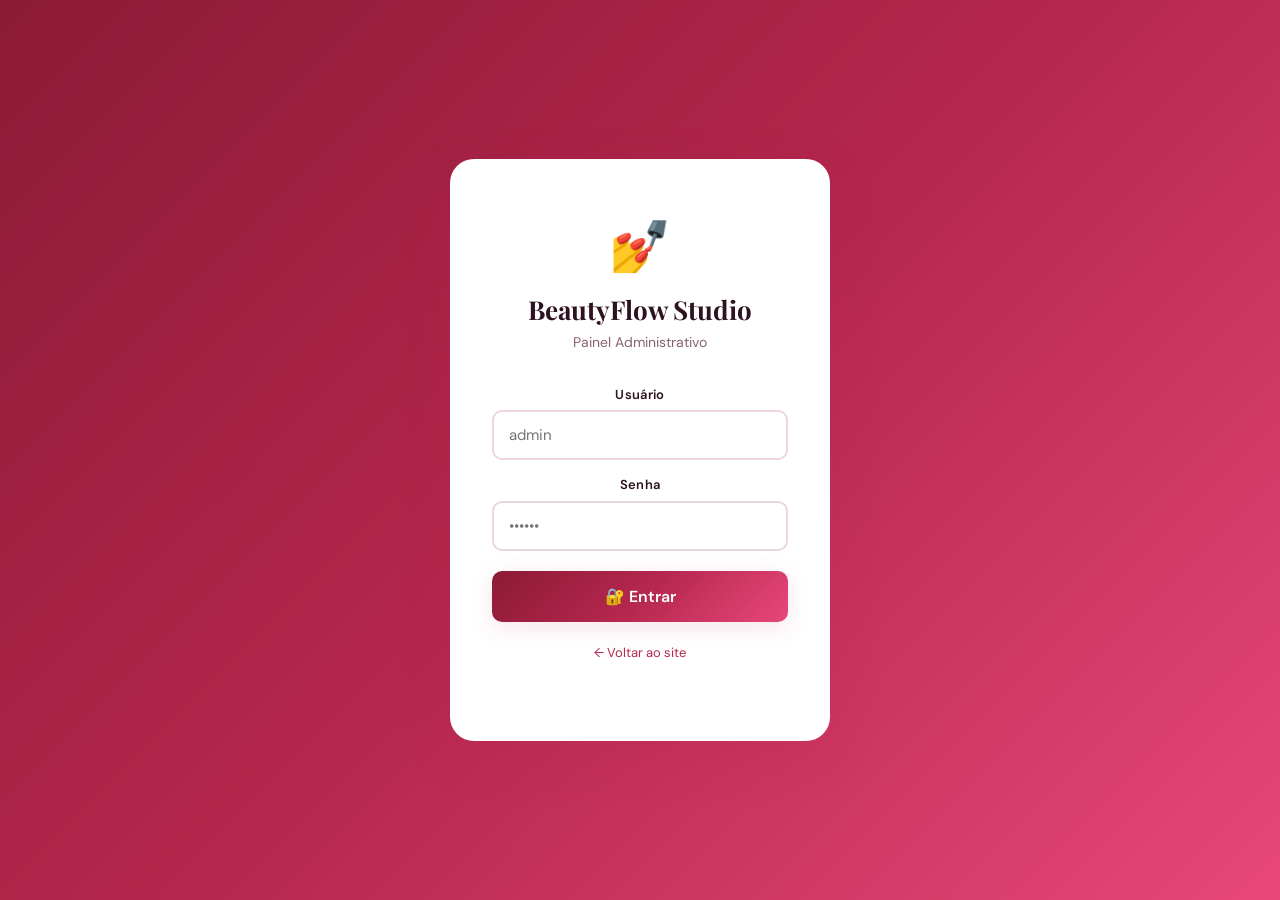
<file: admin.html>
<!DOCTYPE html>
<html lang="pt-BR">
<head>
  <meta charset="UTF-8">
  <meta name="viewport" content="width=device-width, initial-scale=1.0">
  <title>Admin — BeautyFlow</title>
  <link rel="stylesheet" href="style.css">
</head>
<body>

<div class="admin-layout">

  <!-- ===== OVERLAY MOBILE ===== -->
  <div class="sidebar-overlay" id="sidebarOverlay" onclick="fecharMenu()"></div>

  <!-- ===== SIDEBAR ===== -->
  <aside class="sidebar" id="sidebar">
    <div class="sidebar-brand">
      <h2 id="sidebarNome">BeautyFlow</h2>
      <p>Painel Administrativo</p>
    </div>

    <ul class="sidebar-nav">
      <li>
        <a href="#" class="ativo" onclick="trocarAba('dashboard',this);fecharMenu();return false;">
          &#x1F4CA; Dashboard
        </a>
      </li>
      <li>
        <a href="#" onclick="trocarAba('agenda',this);fecharMenu();return false;">
          &#x1F4C5; Agenda
        </a>
      </li>
      <li>
        <a href="#" onclick="trocarAba('galeria',this);fecharMenu();return false;">
          &#x1F4F8; Portfolio / Fotos
        </a>
      </li>
      <li>
        <a href="#" onclick="trocarAba('sumidas',this);fecharMenu();return false;">
          &#x1F48C; Clientes Sumidas
          <span class="nav-badge" id="badgeSumidas">0</span>
        </a>
      </li>
      <li>
        <a href="#" onclick="trocarAba('config',this);fecharMenu();return false;">
          &#x2699;&#xFE0F; Configuracoes
        </a>
      </li>
    </ul>

    <div class="sidebar-footer">
      <a href="index.html">Ver site publico</a>
      <button onclick="sair()">Sair</button>
    </div>
  </aside>

  <!-- ===== TOPBAR MOBILE (hamburguer) ===== -->
  <div class="topbar-mobile">
    <h2 id="topbarNome">BeautyFlow</h2>
    <button class="hamburger" id="hamburger" onclick="toggleMenu()" aria-label="Menu">
      <span></span>
      <span></span>
      <span></span>
    </button>
  </div>

  <!-- ===== CONTEUDO PRINCIPAL ===== -->
  <main class="admin-main">

    <div class="admin-header">
      <div>
        <h1 id="headerNome">BeautyFlow Studio</h1>
        <p>Bem-vinda!</p>
      </div>
      <div class="relogio" id="relogio">--:--:--</div>
    </div>

    <!-- ======= DASHBOARD ======= -->
    <div class="aba ativa" id="aba-dashboard">

      <div class="stats-grid">
        <div class="stat-card">
          <span class="stat-icon">&#x1F4C5;</span>
          <span class="stat-value" id="statTotal">0</span>
          <span class="stat-label">Total agendamentos</span>
        </div>
        <div class="stat-card">
          <span class="stat-icon">&#x23F3;</span>
          <span class="stat-value" id="statHoje">0</span>
          <span class="stat-label">Hoje</span>
        </div>
        <div class="stat-card">
          <span class="stat-icon">&#x2705;</span>
          <span class="stat-value" id="statConcluidos">0</span>
          <span class="stat-label">Concluidos</span>
        </div>
        <div class="stat-card">
          <span class="stat-icon">&#x1F4B0;</span>
          <span class="stat-value" id="statFaturamento">R$0</span>
          <span class="stat-label">Faturamento</span>
        </div>
        <div class="stat-card">
          <span class="stat-icon">&#x1F48C;</span>
          <span class="stat-value" id="statSumidas">0</span>
          <span class="stat-label">Clientes sumidas</span>
        </div>
      </div>

      <div class="card">
        <div class="card-header">
          <h2>Agenda de Hoje</h2>
          <button class="btn-sm btn-del" onclick="window.print()">Imprimir</button>
        </div>
        <div id="agendaHoje">
          <div class="empty">
            <span class="empty-icon">&#x1F4C5;</span>
            <p>Nenhum agendamento para hoje</p>
          </div>
        </div>
      </div>

    </div>

    <!-- ======= AGENDA ======= -->
    <div class="aba" id="aba-agenda">
      <div class="card">
        <div class="card-header">
          <h2>Todos os Agendamentos</h2>
          <div style="display:flex;gap:8px;flex-wrap:wrap;">
            <button class="btn-sm btn-del" onclick="window.print()">Imprimir</button>
            <button class="btn-sm btn-ok"  onclick="exportarCSV()">Exportar CSV</button>
          </div>
        </div>

        <div class="filtros">
          <input type="date"   id="filtroData"    onchange="renderizarAgenda()" placeholder="Filtrar data">
          <select              id="filtroStatus"  onchange="renderizarAgenda()">
            <option value="">Todos os status</option>
            <option>Agendado</option>
            <option>Concluido</option>
            <option>Cancelado</option>
          </select>
          <select              id="filtroServico" onchange="renderizarAgenda()">
            <option value="">Todos os servicos</option>
          </select>
          <input type="text"   id="filtroBusca"   oninput="renderizarAgenda()" placeholder="Buscar por nome">
        </div>

        <div id="listaAgendamentos">
          <div class="empty">
            <span class="empty-icon">&#x1F486;</span>
            <p>Nenhum agendamento encontrado</p>
          </div>
        </div>
      </div>
    </div>

    <!-- ======= PORTFOLIO / GALERIA ======= -->
    <div class="aba" id="aba-galeria">
      <div class="card">
        <div class="card-header">
          <h2>Portfolio — Fotos dos Trabalhos</h2>
          <span style="font-size:13px;color:var(--text-muted);" id="contadorFotos">0 foto(s)</span>
        </div>

        <p style="color:var(--text-muted);font-size:14px;margin-bottom:18px;">
          Adicione fotos dos seus trabalhos. Elas aparecem no site para os clientes verem!
          Clique na foto para adicionar uma legenda.
        </p>

        <!-- Zona de Upload -->
        <div class="upload-zone" id="uploadZone" onclick="document.getElementById('inputFotoAdmin').click()">
          <span class="upload-icon">&#x1F4F7;</span>
          <p><strong>Clique aqui</strong> ou arraste as fotos</p>
          <p style="font-size:12px;margin-top:4px;opacity:.6;">JPG, PNG — ate 5MB por foto</p>
        </div>
        <input type="file" id="inputFotoAdmin" accept="image/*" multiple onchange="adicionarFotos(this)">

        <!-- Grid de fotos -->
        <div class="galeria-admin-grid" id="galeriaAdminGrid"></div>

        <div id="galeriaAdminVazia" style="text-align:center;padding:30px;color:var(--text-muted);display:none;">
          <p>Nenhuma foto adicionada ainda. Clique na zona acima para enviar!</p>
        </div>
      </div>
    </div>

    <!-- ======= CLIENTES SUMIDAS ======= -->
    <div class="aba" id="aba-sumidas">
      <div class="card">
        <div class="card-header">
          <h2>Clientes que precisam voltar</h2>
          <span style="font-size:13px;color:var(--text-muted);" id="labelSumidas"></span>
        </div>
        <p style="color:var(--text-muted);font-size:14px;margin-bottom:20px;">
          Clientes sem agendamento ha <strong id="diasInativos">21</strong> dias ou mais.
          Envie uma mensagem carinhosa para traze-las de volta!
        </p>
        <div id="listaSumidas">
          <div class="empty">
            <span class="empty-icon">&#x1F389;</span>
            <p>Todas as clientes retornaram recentemente!</p>
          </div>
        </div>
      </div>
    </div>

    <!-- ======= CONFIGURACOES ======= -->
    <div class="aba" id="aba-config">

      <div class="card">
        <div class="card-header"><h2>Informacoes do Salao</h2></div>
        <div class="config-grid">
          <div class="form-group">
            <label>Nome do salao</label>
            <input type="text" id="cfgNome" placeholder="BeautyFlow Studio">
          </div>
          <div class="form-group">
            <label>Proprietaria</label>
            <input type="text" id="cfgDona" placeholder="Leticia Soares">
          </div>
          <div class="form-group">
            <label>WhatsApp (DDI+DDD+numero)</label>
            <input type="text" id="cfgWA" placeholder="5521977730274">
          </div>
          <div class="form-group">
            <label>Instagram</label>
            <input type="text" id="cfgInsta" placeholder="@seuperfil">
          </div>
          <div class="form-group config-full">
            <label>Endereco / Cidade</label>
            <input type="text" id="cfgEndereco" placeholder="Rua Exemplo, 123 - Rio de Janeiro">
          </div>
        </div>
        <button class="btn btn-primary" style="margin-top:18px;" onclick="salvarConfig()">
          Salvar Informacoes
        </button>
      </div>

      <div class="card">
        <div class="card-header"><h2>Alterar Senha de Acesso</h2></div>
        <div class="config-grid">
          <div class="form-group">
            <label>Novo usuario</label>
            <input type="text" id="cfgUser" placeholder="admin">
          </div>
          <div class="form-group">
            <label>Nova senha</label>
            <input type="password" id="cfgSenha" placeholder="Nova senha">
          </div>
          <div class="form-group">
            <label>Confirmar senha</label>
            <input type="password" id="cfgSenha2" placeholder="Repita a senha">
          </div>
        </div>
        <button class="btn btn-primary" style="margin-top:18px;" onclick="salvarSenha()">
          Alterar Senha
        </button>
      </div>

      <div class="card">
        <div class="card-header"><h2>Horarios Disponiveis</h2></div>
        <p style="color:var(--text-muted);font-size:14px;margin-bottom:16px;">
          Marque os horarios que voce atende:
        </p>
        <div id="horariosConfig" style="display:flex;flex-wrap:wrap;gap:10px;"></div>
        <button class="btn btn-primary" style="margin-top:20px;" onclick="salvarHorarios()">
          Salvar Horarios
        </button>
      </div>

      <div class="card">
        <div class="card-header"><h2>Dados e Backup</h2></div>
        <div style="display:flex;gap:12px;flex-wrap:wrap;">
          <button class="btn btn-primary" onclick="exportarJSON()">Exportar Backup</button>
          <button class="btn-sm btn-del" onclick="document.getElementById('inputImport').click()"
                  style="padding:13px 20px;font-size:14px;">Importar Backup</button>
          <button class="btn-sm btn-cancel" onclick="limparTudo()"
                  style="padding:13px 20px;font-size:14px;">Apagar todos os dados</button>
        </div>
        <input type="file" id="inputImport" accept=".json" style="display:none" onchange="processarImport(this)">
      </div>

    </div>

  </main>
</div>

<!-- MODAL -->
<div class="modal-overlay" id="modalOverlay">
  <div class="modal-box">
    <h2 id="modalTitulo">Confirmar acao</h2>
    <p  id="modalTexto">Deseja continuar?</p>
    <div class="modal-btns">
      <button class="btn-sm btn-del" onclick="fecharModal()">Cancelar</button>
      <button class="btn-sm btn-cancel" id="modalConfirmar">Confirmar</button>
    </div>
  </div>
</div>

<!-- TOAST -->
<div class="toast" id="toast"></div>

<script src="config.js"></script>
<script src="script.js"></script>
</body>
</html>
</file>
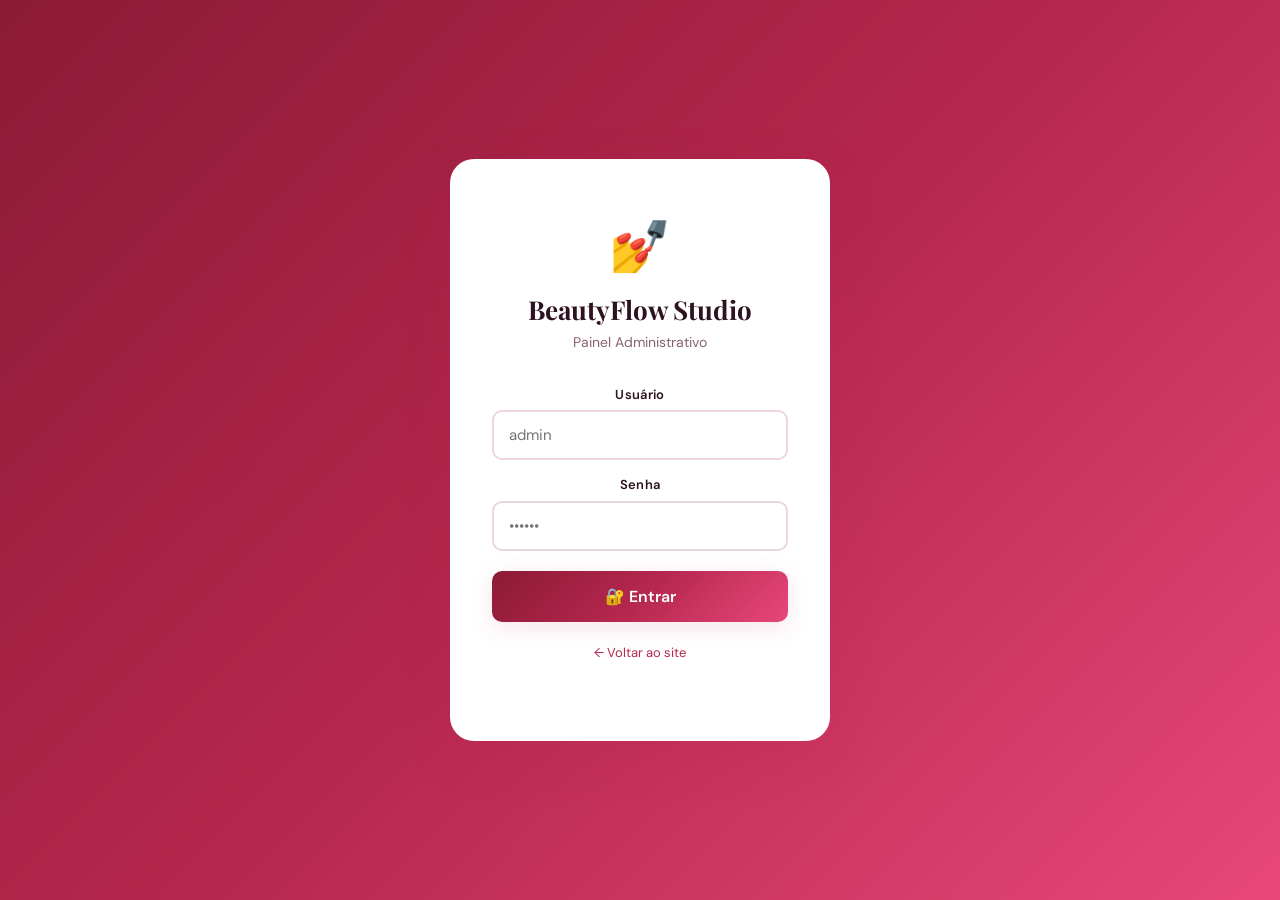
<file: login.html>
<!DOCTYPE html>
<html lang="pt-BR">
<head>
  <meta charset="UTF-8">
  <meta name="viewport" content="width=device-width, initial-scale=1.0">
  <title>Login — Admin BeautyFlow</title>
  <link rel="stylesheet" href="style.css">
</head>
<body>

  <div class="login-page">
    <div class="login-box">

      <div class="login-logo">💅</div>
      <h1 id="loginTitle">BeautyFlow</h1>
      <p>Painel Administrativo</p>

      <div class="login-error" id="loginError">
        Usuário ou senha incorretos!
      </div>

      <form class="login-form" id="loginForm">
        <div class="form-group">
          <label for="usuario">Usuário</label>
          <input type="text" id="usuario" placeholder="admin" required autocomplete="username">
        </div>
        <div class="form-group">
          <label for="senha">Senha</label>
          <input type="password" id="senha" placeholder="••••••" required autocomplete="current-password">
        </div>
        <button type="submit" class="btn btn-primary btn-block">
          🔐 Entrar
        </button>
      </form>

      <p style="margin-top:20px; font-size:13px; color:var(--text-muted);">
        <a href="index.html" style="color:var(--primary);">← Voltar ao site</a>
      </p>

    </div>
  </div>

  <script src="config.js"></script>
  <script>
    /* Preenche título com nome do salão */
    document.getElementById("loginTitle").textContent = CONFIG.salonName;

    /* Verifica se já está logado */
    if(sessionStorage.getItem("bf_logado") === "1") {
      window.location.href = "admin.html";
    }

    /* Salva senha customizada no localStorage se existir */
    var senhaCustom = localStorage.getItem("bf_senha");
    var usuarioCustom = localStorage.getItem("bf_usuario");
    var senhaFinal   = senhaCustom   || CONFIG.adminPassword;
    var usuarioFinal = usuarioCustom || CONFIG.adminUser;

    document.getElementById("loginForm").addEventListener("submit", function(e) {
      e.preventDefault();
      var u = document.getElementById("usuario").value;
      var s = document.getElementById("senha").value;

      if(u === usuarioFinal && s === senhaFinal) {
        sessionStorage.setItem("bf_logado", "1");
        window.location.href = "admin.html";
      } else {
        var err = document.getElementById("loginError");
        err.style.display = "block";
        err.textContent = "Usuário ou senha incorretos!";
        setTimeout(function(){ err.style.display = "none"; }, 3000);
      }
    });
  </script>

</body>
</html>
</file>
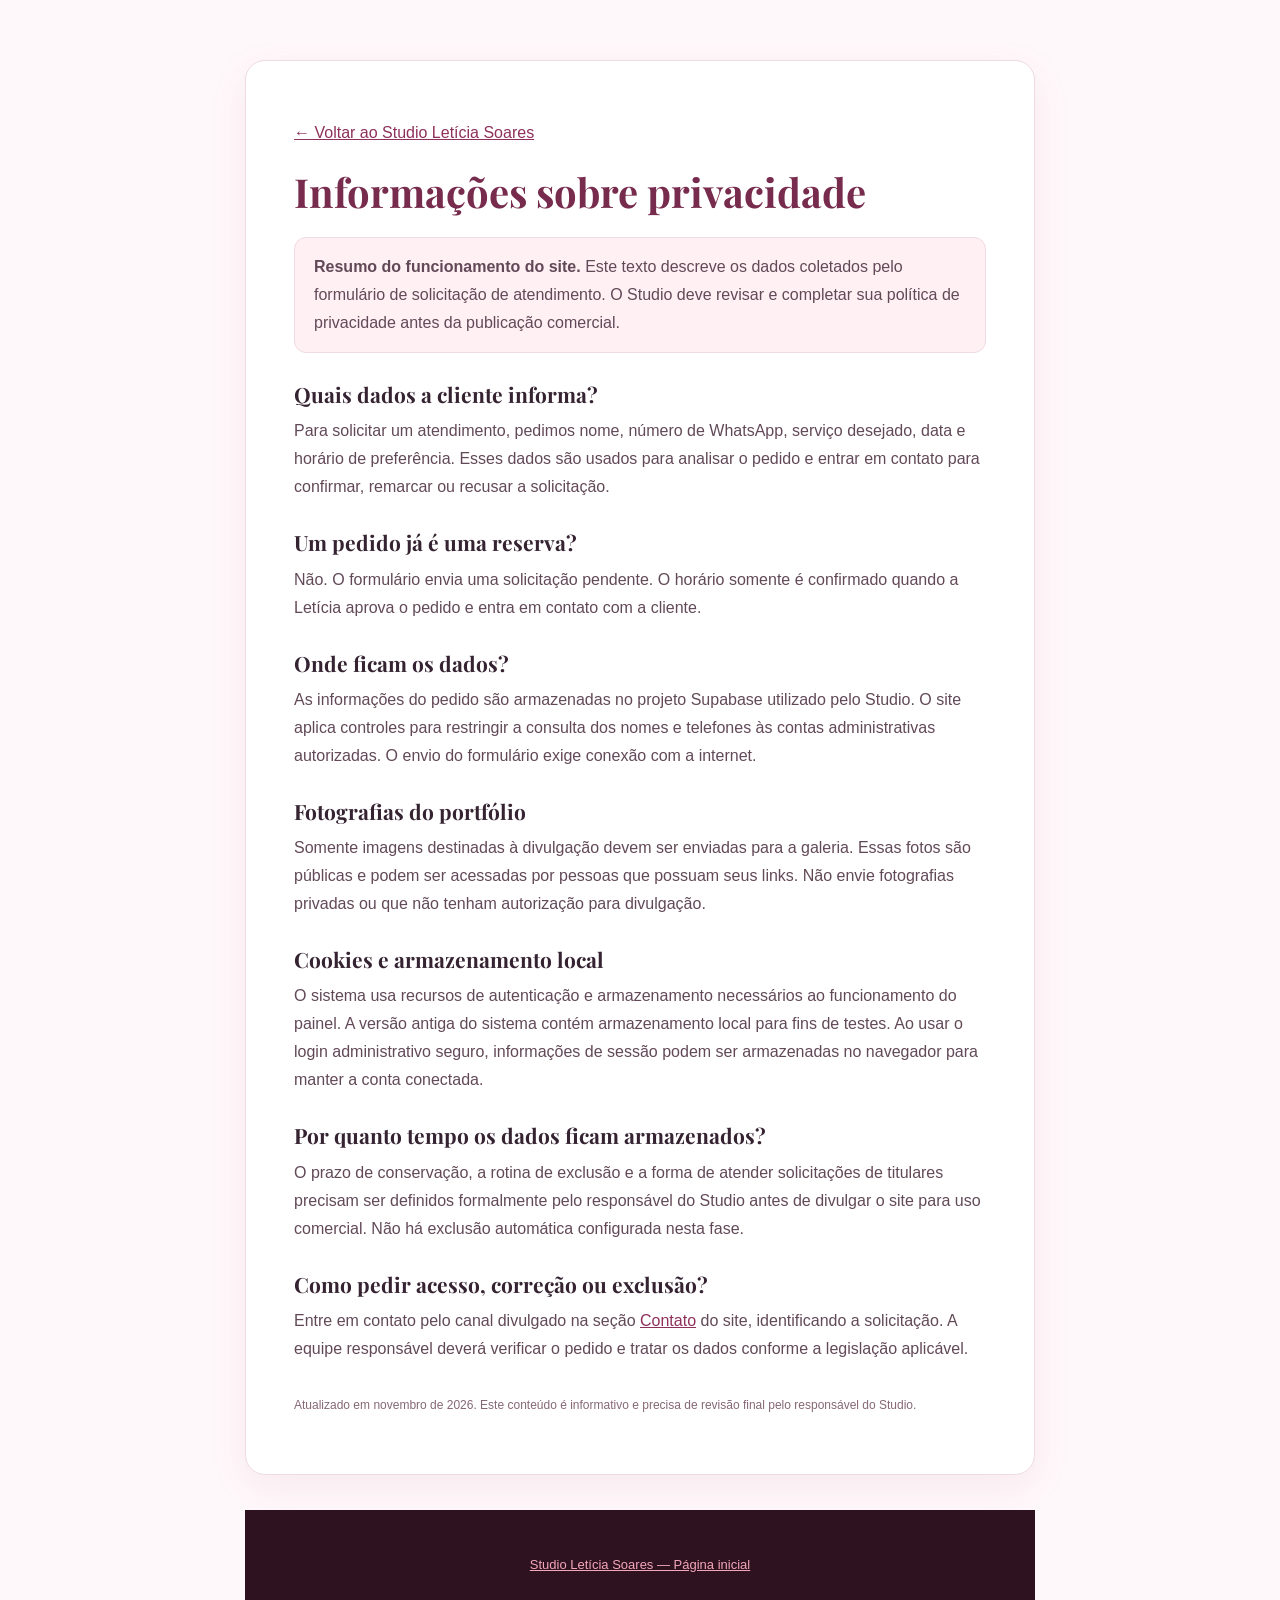
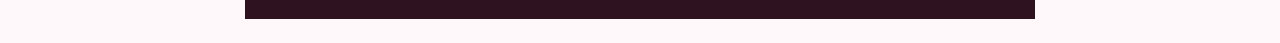
<file: privacidade.html>
<!doctype html>
<html lang="pt-BR">
<head>
<meta charset="utf-8">
<meta name="viewport" content="width=device-width,initial-scale=1">
<meta name="robots" content="noindex">
<title>Privacidade | Studio Letícia Soares</title>
<link rel="stylesheet" href="style.css">
<style>
body{background:#fff8fa;color:#352331;min-height:100vh;padding:24px 16px;font-family:Arial,sans-serif}
main{max-width:790px;margin:4vh auto 35px;background:white;padding:clamp(20px,5vw,48px);border:1px solid #eedbe2;border-radius:20px;box-shadow:0 12px 40px #a34d7215}
a{color:#8e305b;text-decoration:underline}
h1{color:#772c4d;font-size:clamp(26px,4vw,40px);margin:20px 0}
h2{font-size:21px;margin:28px 0 8px}
p{line-height:1.75;margin:10px 0;color:#624957}
ul{margin:8px 0 0 22px;color:#624957;line-height:1.75}
.note{padding:15px 19px;background:#fff0f4;border-radius:12px;border:1px solid #f0dbe4}
footer{max-width:790px;margin:auto;font-size:13px;text-align:center}
</style>
</head>
<body>
<main>
<p><a href="index.html">← Voltar ao Studio Letícia Soares</a></p>
<h1>Informações sobre privacidade</h1>
<p class="note"><strong>Resumo do funcionamento do site.</strong>
Este texto descreve os dados coletados pelo formulário de solicitação de atendimento.
O Studio deve revisar e completar sua política de privacidade antes da publicação comercial.</p>

<h2>Quais dados a cliente informa?</h2>
<p>Para solicitar um atendimento, pedimos nome, número de WhatsApp, serviço desejado,
data e horário de preferência. Esses dados são usados para analisar o pedido e
entrar em contato para confirmar, remarcar ou recusar a solicitação.</p>

<h2>Um pedido já é uma reserva?</h2>
<p>Não. O formulário envia uma solicitação pendente. O horário somente é confirmado
quando a Letícia aprova o pedido e entra em contato com a cliente.</p>

<h2>Onde ficam os dados?</h2>
<p>As informações do pedido são armazenadas no projeto Supabase utilizado pelo Studio.
O site aplica controles para restringir a consulta dos nomes e telefones às contas
administrativas autorizadas. O envio do formulário exige conexão com a internet.</p>

<h2>Fotografias do portfólio</h2>
<p>Somente imagens destinadas à divulgação devem ser enviadas para a galeria.
Essas fotos são públicas e podem ser acessadas por pessoas que possuam seus links.
Não envie fotografias privadas ou que não tenham autorização para divulgação.</p>

<h2>Cookies e armazenamento local</h2>
<p>O sistema usa recursos de autenticação e armazenamento necessários ao funcionamento
do painel. A versão antiga do sistema contém armazenamento local para fins de testes.
Ao usar o login administrativo seguro, informações de sessão podem ser armazenadas
no navegador para manter a conta conectada.</p>

<h2>Por quanto tempo os dados ficam armazenados?</h2>
<p>O prazo de conservação, a rotina de exclusão e a forma de atender solicitações
de titulares precisam ser definidos formalmente pelo responsável do Studio antes
de divulgar o site para uso comercial. Não há exclusão automática configurada nesta fase.</p>

<h2>Como pedir acesso, correção ou exclusão?</h2>
<p>Entre em contato pelo canal divulgado na seção <a href="index.html#contato">Contato</a>
do site, identificando a solicitação. A equipe responsável deverá verificar o pedido
e tratar os dados conforme a legislação aplicável.</p>

<p style="margin-top:32px;font-size:12px;color:#856875">Atualizado em novembro de 2026.
Este conteúdo é informativo e precisa de revisão final pelo responsável do Studio.</p>
</main>
<footer><a href="index.html">Studio Letícia Soares — Página inicial</a></footer>
</body>
</html>
</file>
<file: style.css>
/* ================================================
   BEAUTYFLOW — STYLESHEET COMPLETO v2
   ================================================ */

@import url('https://fonts.googleapis.com/css2?family=Playfair+Display:ital,wght@0,400;0,600;0,700;1,400&family=DM+Sans:opsz,wght@9..40,300;9..40,400;9..40,500;9..40,600&display=swap');

/* ---- VARIAVEIS ---- */
:root {
  --primary:     #B5274E;
  --primary-dk:  #8C1A37;
  --primary-lt:  #E8477A;
  --accent:      #F4A7B9;
  --accent-pale: #FDE8EF;
  --bg:          #FFF8FA;
  --card:        #FFFFFF;
  --text:        #2E1220;
  --text-muted:  #8B6272;
  --border:      #EDD5DE;
  --success:     #3D9B70;
  --warning:     #D48A0A;
  --danger:      #C94040;
  --grad:        linear-gradient(135deg,#8C1A37,#B5274E 50%,#E8477A);
  --sh-sm:       0 2px 8px rgba(181,39,78,.08);
  --sh-md:       0 6px 24px rgba(181,39,78,.12);
  --sh-lg:       0 16px 48px rgba(181,39,78,.18);
  --r:           16px;
  --r-sm:        10px;
  --r-full:      9999px;
  --f-head:      'Playfair Display',Georgia,serif;
  --f-body:      'DM Sans',Arial,sans-serif;
  --ease:        0.25s cubic-bezier(.4,0,.2,1);
}

/* ---- RESET ---- */
*,*::before,*::after{margin:0;padding:0;box-sizing:border-box;}
html{scroll-behavior:smooth;}
body{font-family:var(--f-body);background:var(--bg);color:var(--text);line-height:1.65;}
h1,h2,h3,h4{font-family:var(--f-head);line-height:1.25;}
a{text-decoration:none;}

/* ================================================
   HERO
   ================================================ */
.hero{
  min-height:100vh;
  background:var(--grad);
  display:flex;flex-direction:column;
  justify-content:center;align-items:center;
  text-align:center;padding:80px 6%;
  position:relative;overflow:hidden;
}
.hero::before{
  content:'';position:absolute;inset:0;
  background:radial-gradient(ellipse 80% 60% at 50% 0%,rgba(255,255,255,.08) 0%,transparent 70%);
  pointer-events:none;
}
.hero::after{
  content:'';position:absolute;bottom:-80px;right:-80px;
  width:340px;height:340px;border-radius:50%;
  border:50px solid rgba(255,255,255,.05);pointer-events:none;
}
.hero-badge{
  background:rgba(255,255,255,.15);
  border:1px solid rgba(255,255,255,.3);
  color:white;padding:7px 20px;
  border-radius:var(--r-full);
  font-size:12px;font-weight:600;
  letter-spacing:1.5px;text-transform:uppercase;
  margin-bottom:24px;
  animation:fadeDown .6s ease both;
}
.hero h1{
  font-size:clamp(38px,8vw,76px);
  color:white;margin-bottom:16px;
  animation:fadeDown .7s ease .1s both;
}
.hero h1 em{font-style:italic;color:#FFD6E4;}
.hero-sub{
  font-size:clamp(15px,2.5vw,19px);
  color:rgba(255,255,255,.82);
  max-width:480px;margin-bottom:36px;
  animation:fadeDown .7s ease .2s both;
}
.hero-btns{
  display:flex;gap:14px;flex-wrap:wrap;justify-content:center;
  animation:fadeDown .7s ease .3s both;
}
.hero-scroll{
  position:absolute;bottom:30px;left:50%;transform:translateX(-50%);
}
.scroll-dot{
  width:6px;height:6px;background:white;border-radius:50%;
  animation:scrollBounce 1.6s infinite;opacity:.6;
}

/* ================================================
   BOTOES
   ================================================ */
.btn{
  display:inline-flex;align-items:center;gap:8px;
  padding:13px 26px;border-radius:var(--r-full);
  font-family:var(--f-body);font-size:15px;font-weight:600;
  cursor:pointer;border:none;transition:var(--ease);white-space:nowrap;
}
.btn-white  {background:white;color:var(--primary);box-shadow:var(--sh-md);}
.btn-white:hover{transform:translateY(-2px);box-shadow:var(--sh-lg);}
.btn-outline{background:transparent;color:white;border:2px solid rgba(255,255,255,.6);}
.btn-outline:hover{background:rgba(255,255,255,.12);}
.btn-primary{background:var(--grad);color:white;box-shadow:var(--sh-md);}
.btn-primary:hover{transform:translateY(-2px);box-shadow:var(--sh-lg);}
.btn-green  {background:#25D366;color:white;box-shadow:0 4px 16px rgba(37,211,102,.3);}
.btn-green:hover{transform:translateY(-2px);background:#1fb855;}
.btn-block{width:100%;justify-content:center;border-radius:var(--r-sm);padding:15px;font-size:16px;margin-top:6px;}

/* ================================================
   SECOES GERAIS
   ================================================ */
.section{padding:80px 6%;}
.section-header{text-align:center;margin-bottom:52px;}
.section-label{
  font-size:11px;font-weight:600;letter-spacing:2.5px;
  text-transform:uppercase;color:var(--primary);margin-bottom:10px;
}
.section-title{font-size:clamp(26px,4vw,40px);margin-bottom:10px;}
.section-sub{color:var(--text-muted);font-size:16px;max-width:480px;margin:0 auto;}

/* ================================================
   SERVICOS
   ================================================ */
.servicos-grid{
  display:grid;
  grid-template-columns:repeat(auto-fit,minmax(240px,1fr));
  gap:22px;
}
.servico-card{
  background:var(--card);border-radius:var(--r);
  padding:30px 26px;
  border:1px solid var(--border);
  box-shadow:var(--sh-sm);
  transition:var(--ease);position:relative;overflow:hidden;
}
.servico-card::before{
  content:'';position:absolute;top:0;left:0;right:0;height:3px;
  background:var(--grad);transform:scaleX(0);transition:var(--ease);
}
.servico-card:hover{transform:translateY(-5px);box-shadow:var(--sh-md);}
.servico-card:hover::before{transform:scaleX(1);}
.servico-emoji{font-size:34px;margin-bottom:14px;display:block;}
.servico-card h2{font-size:19px;margin-bottom:7px;}
.servico-card p{color:var(--text-muted);font-size:14px;margin-bottom:14px;}
.servico-price{
  display:inline-block;
  background:var(--accent-pale);color:var(--primary);
  font-weight:700;font-size:17px;
  padding:5px 16px;border-radius:var(--r-full);
}

/* ================================================
   PORTFOLIO / GALERIA PUBLICA
   ================================================ */
.portfolio-section{background:white;border-top:1px solid var(--border);}

.galeria-grid{
  display:grid;
  grid-template-columns:repeat(auto-fill,minmax(200px,1fr));
  gap:14px;
}
.galeria-item{
  position:relative;border-radius:var(--r);overflow:hidden;
  aspect-ratio:1/1;cursor:pointer;
  box-shadow:var(--sh-sm);
  transition:var(--ease);
}
.galeria-item:hover{transform:scale(1.03);box-shadow:var(--sh-md);}
.galeria-item img{
  width:100%;height:100%;
  object-fit:cover;display:block;
  transition:transform .4s ease;
}
.galeria-item:hover img{transform:scale(1.08);}
.galeria-item-overlay{
  position:absolute;inset:0;
  background:linear-gradient(to top,rgba(140,26,55,.7) 0%,transparent 60%);
  opacity:0;transition:var(--ease);
  display:flex;align-items:flex-end;padding:14px;
}
.galeria-item:hover .galeria-item-overlay{opacity:1;}
.galeria-item-overlay span{
  color:white;font-size:13px;font-weight:600;
}
.galeria-vazia{
  text-align:center;padding:60px 20px;
  color:var(--text-muted);font-style:italic;font-size:16px;
}

/* LIGHTBOX */
.lightbox{
  position:fixed;inset:0;z-index:900;
  display:flex;align-items:center;justify-content:center;
  opacity:0;pointer-events:none;transition:opacity .3s ease;
}
.lightbox.open{opacity:1;pointer-events:all;}
.lb-overlay{
  position:absolute;inset:0;
  background:rgba(0,0,0,.92);cursor:pointer;
}
.lb-content{
  position:relative;z-index:1;
  max-width:90vw;max-height:90vh;
  display:flex;flex-direction:column;align-items:center;gap:12px;
}
.lb-content img{
  max-width:90vw;max-height:80vh;
  border-radius:var(--r);object-fit:contain;
  box-shadow:0 20px 60px rgba(0,0,0,.6);
  animation:lbZoom .25s ease;
}
.lb-caption{
  color:rgba(255,255,255,.8);font-size:14px;text-align:center;
}
.lb-close{
  position:fixed;top:20px;right:24px;z-index:2;
  background:rgba(255,255,255,.12);border:none;
  color:white;font-size:32px;line-height:1;
  width:46px;height:46px;border-radius:50%;
  cursor:pointer;transition:var(--ease);font-family:var(--f-body);
}
.lb-close:hover{background:rgba(255,255,255,.25);}
.lb-arrow{
  position:fixed;top:50%;transform:translateY(-50%);z-index:2;
  background:rgba(255,255,255,.12);border:none;
  color:white;font-size:28px;line-height:1;
  width:50px;height:50px;border-radius:50%;
  cursor:pointer;transition:var(--ease);font-family:var(--f-body);
}
.lb-arrow:hover{background:rgba(255,255,255,.25);}
.lb-prev{left:16px;}
.lb-next{right:16px;}

/* ================================================
   AGENDAMENTO PUBLICO
   ================================================ */
.booking-section{border-top:1px solid var(--border);}
.booking-wrapper{max-width:580px;margin:0 auto;}
.form-group{display:flex;flex-direction:column;gap:5px;}
.form-group label{font-size:13px;font-weight:600;letter-spacing:.3px;color:var(--text);}
.form-grid{display:grid;grid-template-columns:1fr 1fr;gap:14px;margin-bottom:14px;}
.form-full{grid-column:1/-1;}

input,select,textarea{
  padding:13px 15px;
  border:2px solid var(--border);
  border-radius:var(--r-sm);
  font-family:var(--f-body);font-size:15px;
  color:var(--text);background:white;
  transition:var(--ease);outline:none;width:100%;
  -webkit-appearance:none;appearance:none;
}
input:focus,select:focus{
  border-color:var(--primary);
  box-shadow:0 0 0 3px rgba(181,39,78,.07);
}

/* ================================================
   RODAPE
   ================================================ */
footer{
  background:var(--text);color:rgba(255,255,255,.65);
  text-align:center;padding:44px 6%;font-size:14px;
}
footer strong{color:rgba(255,255,255,.9);}
footer a{color:var(--accent);}

/* WHATSAPP FLUTUANTE */
.whatsapp-fixo{
  position:fixed;bottom:22px;right:22px;
  background:#25D366;color:white;
  padding:13px 20px;border-radius:var(--r-full);
  font-weight:600;font-size:14px;
  display:flex;align-items:center;gap:8px;
  box-shadow:0 4px 20px rgba(37,211,102,.4);
  z-index:200;transition:var(--ease);
}
.whatsapp-fixo:hover{transform:translateY(-3px);}

/* ================================================
   LOGIN
   ================================================ */
.login-page{
  min-height:100vh;background:var(--grad);
  display:flex;align-items:center;justify-content:center;padding:20px;
}
.login-box{
  background:white;padding:48px 42px;
  border-radius:24px;width:100%;max-width:380px;
  box-shadow:var(--sh-lg);text-align:center;
}
.login-logo{font-size:48px;margin-bottom:8px;}
.login-box h1{font-size:26px;margin-bottom:4px;}
.login-box p{color:var(--text-muted);font-size:14px;margin-bottom:30px;}
.login-form{display:flex;flex-direction:column;gap:14px;}
.login-error{
  background:#FFF0F0;border:1px solid #F5C0C0;
  color:var(--danger);padding:10px 14px;
  border-radius:var(--r-sm);font-size:14px;display:none;
}

/* ================================================
   ADMIN — LAYOUT
   ================================================ */
.admin-layout{display:flex;min-height:100vh;}

/* SIDEBAR */
.sidebar{
  width:250px;
  background:var(--text);color:white;
  position:fixed;top:0;left:0;bottom:0;
  display:flex;flex-direction:column;
  z-index:100;transition:transform var(--ease);
}
.sidebar-brand{
  padding:28px 22px 22px;
  border-bottom:1px solid rgba(255,255,255,.08);
}
.sidebar-brand h2{font-size:18px;color:white;margin-bottom:2px;}
.sidebar-brand p{font-size:11px;color:rgba(255,255,255,.38);font-family:var(--f-body);}
.sidebar-nav{padding:18px 12px;flex:1;list-style:none;}
.sidebar-nav li{margin-bottom:4px;}
.sidebar-nav a,.sidebar-nav button{
  display:flex;align-items:center;gap:10px;
  padding:11px 14px;border-radius:var(--r-sm);
  color:rgba(255,255,255,.58);font-size:14px;font-weight:500;
  font-family:var(--f-body);transition:var(--ease);
  cursor:pointer;border:none;background:none;
  width:100%;text-align:left;text-decoration:none;
}
.sidebar-nav a:hover,.sidebar-nav button:hover{
  background:rgba(255,255,255,.07);color:white;
}
.sidebar-nav a.ativo{background:var(--primary);color:white;}
.nav-badge{
  margin-left:auto;background:var(--danger);
  color:white;border-radius:var(--r-full);
  font-size:11px;padding:1px 8px;display:none;
}
.sidebar-footer{
  padding:18px 22px;
  border-top:1px solid rgba(255,255,255,.08);
  display:flex;flex-direction:column;gap:8px;
}
.sidebar-footer a,
.sidebar-footer button{
  color:rgba(255,255,255,.45);font-size:13px;
  background:none;border:none;cursor:pointer;
  font-family:var(--f-body);text-align:left;padding:0;
  text-decoration:none;transition:var(--ease);
}
.sidebar-footer a:hover,
.sidebar-footer button:hover{color:white;}

/* CONTEUDO PRINCIPAL */
.admin-main{
  margin-left:250px;flex:1;padding:28px;
  min-width:0;
}

/* TOPBAR MOBILE */
.topbar-mobile{
  display:none;
  align-items:center;justify-content:space-between;
  background:var(--text);
  padding:14px 18px;
  position:sticky;top:0;z-index:99;
}
.topbar-mobile h2{color:white;font-size:16px;font-family:var(--f-head);}

/* HAMBURGER */
.hamburger{
  background:none;border:none;cursor:pointer;
  display:flex;flex-direction:column;gap:5px;padding:4px;
}
.hamburger span{
  display:block;width:24px;height:2px;
  background:white;border-radius:2px;
  transition:transform .3s ease, opacity .3s ease;
}
.hamburger.aberto span:nth-child(1){transform:translateY(7px) rotate(45deg);}
.hamburger.aberto span:nth-child(2){opacity:0;}
.hamburger.aberto span:nth-child(3){transform:translateY(-7px) rotate(-45deg);}

/* OVERLAY MOBILE MENU */
.sidebar-overlay{
  display:none;position:fixed;inset:0;
  background:rgba(0,0,0,.5);z-index:99;
  opacity:0;transition:opacity .3s ease;
}
.sidebar-overlay.visivel{opacity:1;}

/* HEADER ADMIN */
.admin-header{
  display:flex;justify-content:space-between;align-items:flex-start;
  margin-bottom:28px;flex-wrap:wrap;gap:12px;
}
.admin-header h1{font-size:24px;}
.admin-header p{color:var(--text-muted);font-size:13px;margin-top:2px;}
.relogio{
  background:white;border:1px solid var(--border);
  padding:10px 18px;border-radius:var(--r-sm);
  font-weight:600;font-size:14px;
  letter-spacing:.5px;box-shadow:var(--sh-sm);
  font-family:var(--f-body);white-space:nowrap;
}

/* ABAS */
.aba{display:none;}
.aba.ativa{display:block;animation:fadeIn .25s ease both;}

/* STATS */
.stats-grid{
  display:grid;
  grid-template-columns:repeat(auto-fit,minmax(160px,1fr));
  gap:16px;margin-bottom:28px;
}
.stat-card{
  background:var(--card);border:1px solid var(--border);
  border-radius:var(--r);padding:22px;
  box-shadow:var(--sh-sm);transition:var(--ease);
}
.stat-card:hover{transform:translateY(-2px);box-shadow:var(--sh-md);}
.stat-icon {font-size:26px;margin-bottom:8px;display:block;}
.stat-value{font-size:32px;font-weight:700;font-family:var(--f-head);color:var(--primary);display:block;margin-bottom:3px;}
.stat-label{font-size:11px;color:var(--text-muted);font-weight:600;text-transform:uppercase;letter-spacing:.5px;}

/* CARD */
.card{
  background:var(--card);border:1px solid var(--border);
  border-radius:var(--r);padding:26px;
  box-shadow:var(--sh-sm);margin-bottom:22px;
}
.card-header{
  display:flex;justify-content:space-between;align-items:center;
  margin-bottom:22px;padding-bottom:14px;
  border-bottom:1px solid var(--border);
  flex-wrap:wrap;gap:10px;
}
.card-header h2{font-size:19px;}

/* AGENDA */
.data-titulo{
  font-family:var(--f-head);
  font-size:18px;color:var(--primary);
  margin:26px 0 12px;padding-bottom:8px;
  border-bottom:2px solid var(--accent-pale);
  display:flex;align-items:center;gap:10px;flex-wrap:wrap;
}
.dia-semana-badge{
  font-family:var(--f-body);
  font-size:11px;font-weight:600;
  background:var(--accent-pale);color:var(--primary);
  padding:3px 10px;border-radius:var(--r-full);
  text-transform:uppercase;letter-spacing:.5px;
}
.ag-card{
  background:white;border:1px solid var(--border);
  border-left:4px solid var(--primary);
  border-radius:var(--r-sm);padding:16px 16px 14px;
  margin-bottom:10px;position:relative;
  transition:var(--ease);animation:fadeIn .3s ease both;
}
.ag-card:hover{box-shadow:var(--sh-sm);}
.ag-card.concluido{border-left-color:var(--success);opacity:.75;}
.ag-card.cancelado{border-left-color:var(--danger);opacity:.6;}
.hr-badge{
  position:absolute;top:13px;right:13px;
  background:var(--grad);color:white;
  padding:4px 12px;border-radius:var(--r-full);
  font-size:12px;font-weight:700;
}
.ag-nome{font-size:16px;font-family:var(--f-head);margin-bottom:5px;padding-right:80px;}
.ag-info{font-size:13px;color:var(--text-muted);margin-bottom:3px;}
.ag-info strong{color:var(--text);}
.status-pill{
  display:inline-block;padding:3px 13px;
  border-radius:var(--r-full);font-size:11px;font-weight:700;
  text-transform:uppercase;letter-spacing:.5px;margin-top:6px;
}
.pill-agendado {background:#FFF3CD;color:#856404;}
.pill-concluido{background:#D4EDDA;color:#155724;}
.pill-cancelado{background:#F8D7DA;color:#721C24;}
.ag-acoes{display:flex;gap:8px;margin-top:12px;flex-wrap:wrap;}

/* BOTOES PEQUENOS */
.btn-sm{
  padding:7px 14px;border-radius:var(--r-full);
  font-size:12px;font-weight:600;border:none;
  cursor:pointer;font-family:var(--f-body);
  transition:var(--ease);display:inline-flex;align-items:center;gap:5px;
}
.btn-sm:hover{transform:translateY(-1px);}
.btn-ok    {background:var(--success);color:white;}
.btn-cancel{background:var(--danger); color:white;}
.btn-del   {background:var(--border); color:var(--text);}
.btn-wa    {background:#25D366;       color:white;}

/* FILTROS */
.filtros{display:flex;gap:10px;margin-bottom:18px;flex-wrap:wrap;}
.filtros input,.filtros select{max-width:180px;padding:9px 13px;font-size:14px;}

/* ESTADO VAZIO */
.empty{text-align:center;padding:56px 20px;color:var(--text-muted);}
.empty-icon{font-size:48px;margin-bottom:14px;display:block;}
.empty p{font-size:15px;}

/* GALERIA ADMIN */
.upload-zone{
  border:2px dashed var(--border);
  border-radius:var(--r);padding:40px 20px;
  text-align:center;cursor:pointer;
  transition:var(--ease);background:var(--bg);
  margin-bottom:20px;
}
.upload-zone:hover,.upload-zone.drag{
  border-color:var(--primary);
  background:var(--accent-pale);
}
.upload-zone p{color:var(--text-muted);font-size:15px;margin-top:8px;}
.upload-zone strong{color:var(--primary);}
.upload-icon{font-size:40px;display:block;margin-bottom:6px;}
#inputFotoAdmin{display:none;}

.galeria-admin-grid{
  display:grid;
  grid-template-columns:repeat(auto-fill,minmax(140px,1fr));
  gap:12px;margin-top:16px;
}
.foto-admin-item{
  position:relative;border-radius:var(--r-sm);
  overflow:hidden;aspect-ratio:1/1;
  box-shadow:var(--sh-sm);
}
.foto-admin-item img{
  width:100%;height:100%;
  object-fit:cover;display:block;
}
.foto-admin-overlay{
  position:absolute;inset:0;
  background:rgba(0,0,0,.5);
  display:flex;flex-direction:column;
  align-items:center;justify-content:center;gap:6px;
  opacity:0;transition:var(--ease);
}
.foto-admin-item:hover .foto-admin-overlay{opacity:1;}
.foto-admin-overlay input{
  width:calc(100% - 16px);font-size:11px;
  padding:6px 8px;border-radius:6px;
  background:rgba(255,255,255,.9);
  border:none;color:var(--text);
}
.btn-del-foto{
  background:var(--danger);color:white;
  border:none;border-radius:var(--r-full);
  padding:4px 12px;font-size:11px;font-weight:700;
  cursor:pointer;font-family:var(--f-body);
}

/* CONFIGURACOES */
.config-grid{display:grid;grid-template-columns:1fr 1fr;gap:14px;}
.config-full{grid-column:1/-1;}

/* TOAST */
.toast{
  position:fixed;bottom:22px;left:50%;
  transform:translateX(-50%) translateY(80px);
  background:var(--text);color:white;
  padding:13px 26px;border-radius:var(--r-full);
  font-size:14px;font-weight:500;
  box-shadow:var(--sh-lg);z-index:1000;
  transition:transform .35s cubic-bezier(.4,0,.2,1);
  pointer-events:none;white-space:nowrap;
}
.toast.show{transform:translateX(-50%) translateY(0);}
.toast.ok {background:var(--success);}
.toast.err{background:var(--danger);}

/* MODAL */
.modal-overlay{
  position:fixed;inset:0;
  background:rgba(0,0,0,.45);
  display:flex;align-items:center;justify-content:center;
  z-index:500;padding:20px;
  opacity:0;pointer-events:none;transition:var(--ease);
}
.modal
</file>
